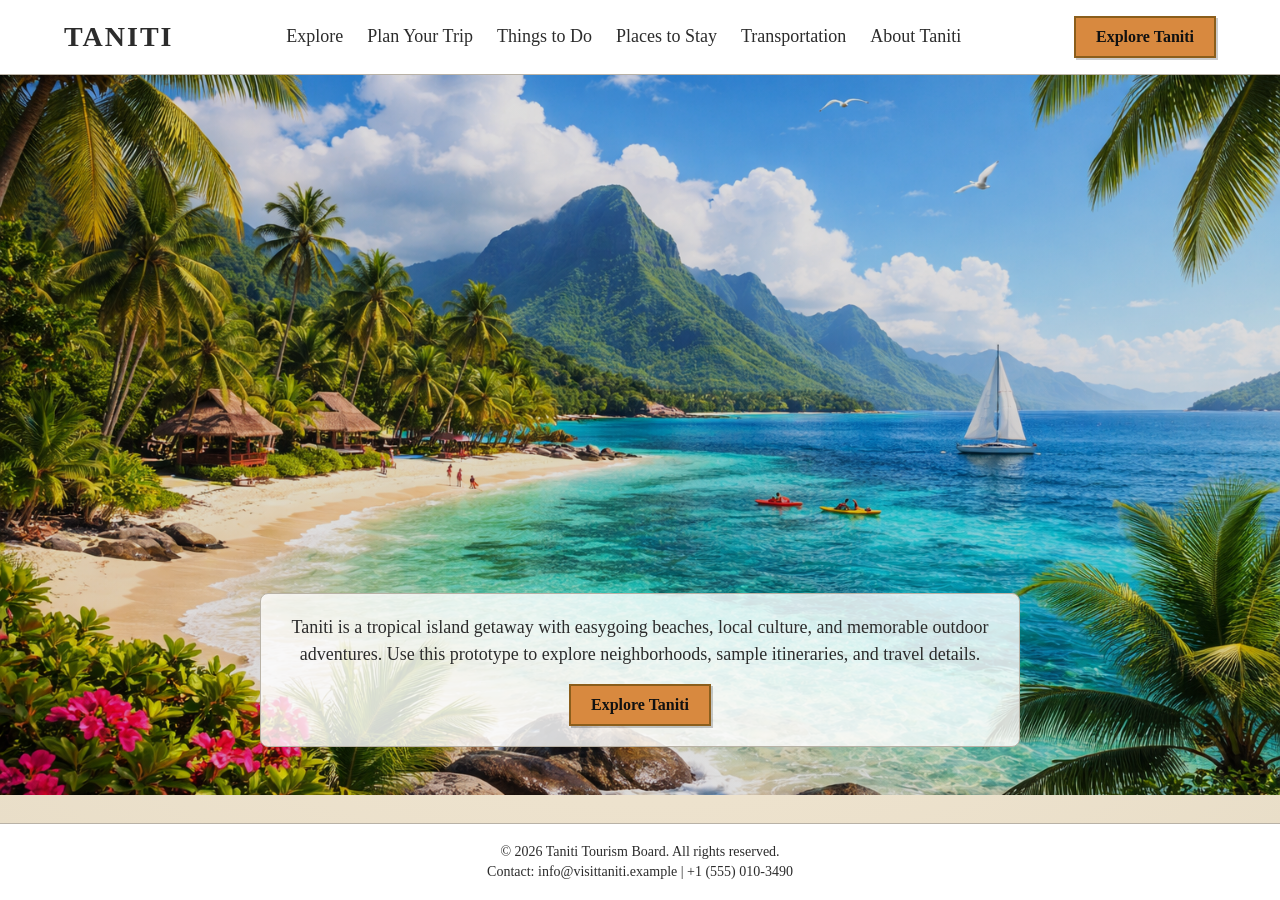
<file: index.html>
<!DOCTYPE html>
<html lang="en">
  <head>
    <meta charset="UTF-8" />
    <meta name="viewport" content="width=device-width, initial-scale=1.0" />
    <title>Taniti | Home</title>
    <link rel="stylesheet" href="styles.css" />
  </head>
  <body>
    <div class="page">
      <header>
        <div class="navbar">
          <a class="logo" href="index.html">TANITI</a>
          <nav class="nav-links" aria-label="Primary">
            <a href="explore.html">Explore</a>
            <a href="plan.html">Plan Your Trip</a>
            <a href="things.html">Things to Do</a>
            <a href="stay.html">Places to Stay</a>
            <a href="transportation.html">Transportation</a>
            <a href="about.html">About Taniti</a>
          </nav>
          <a class="cta" href="explore.html">Explore Taniti</a>
        </div>
      </header>

      <main class="home-main">
        <section class="hero hero-home" aria-label="Hero">
          <div class="hero-placeholder" aria-hidden="true"></div>
          <div class="hero-overlay">
            <p class="hero-blurb">
              Taniti is a tropical island getaway with easygoing beaches, local
              culture, and memorable outdoor adventures. Use this prototype to
              explore neighborhoods, sample itineraries, and travel details.
            </p>
            <a class="cta hero-cta" href="explore.html">Explore Taniti</a>
          </div>
        </section>
      </main>

      <footer class="footer">
        <p>&copy; 2026 Taniti Tourism Board. All rights reserved.</p>
        <p>Contact: info@visittaniti.example | +1 (555) 010-3490</p>
      </footer>
    </div>
  </body>
</html>
</file>
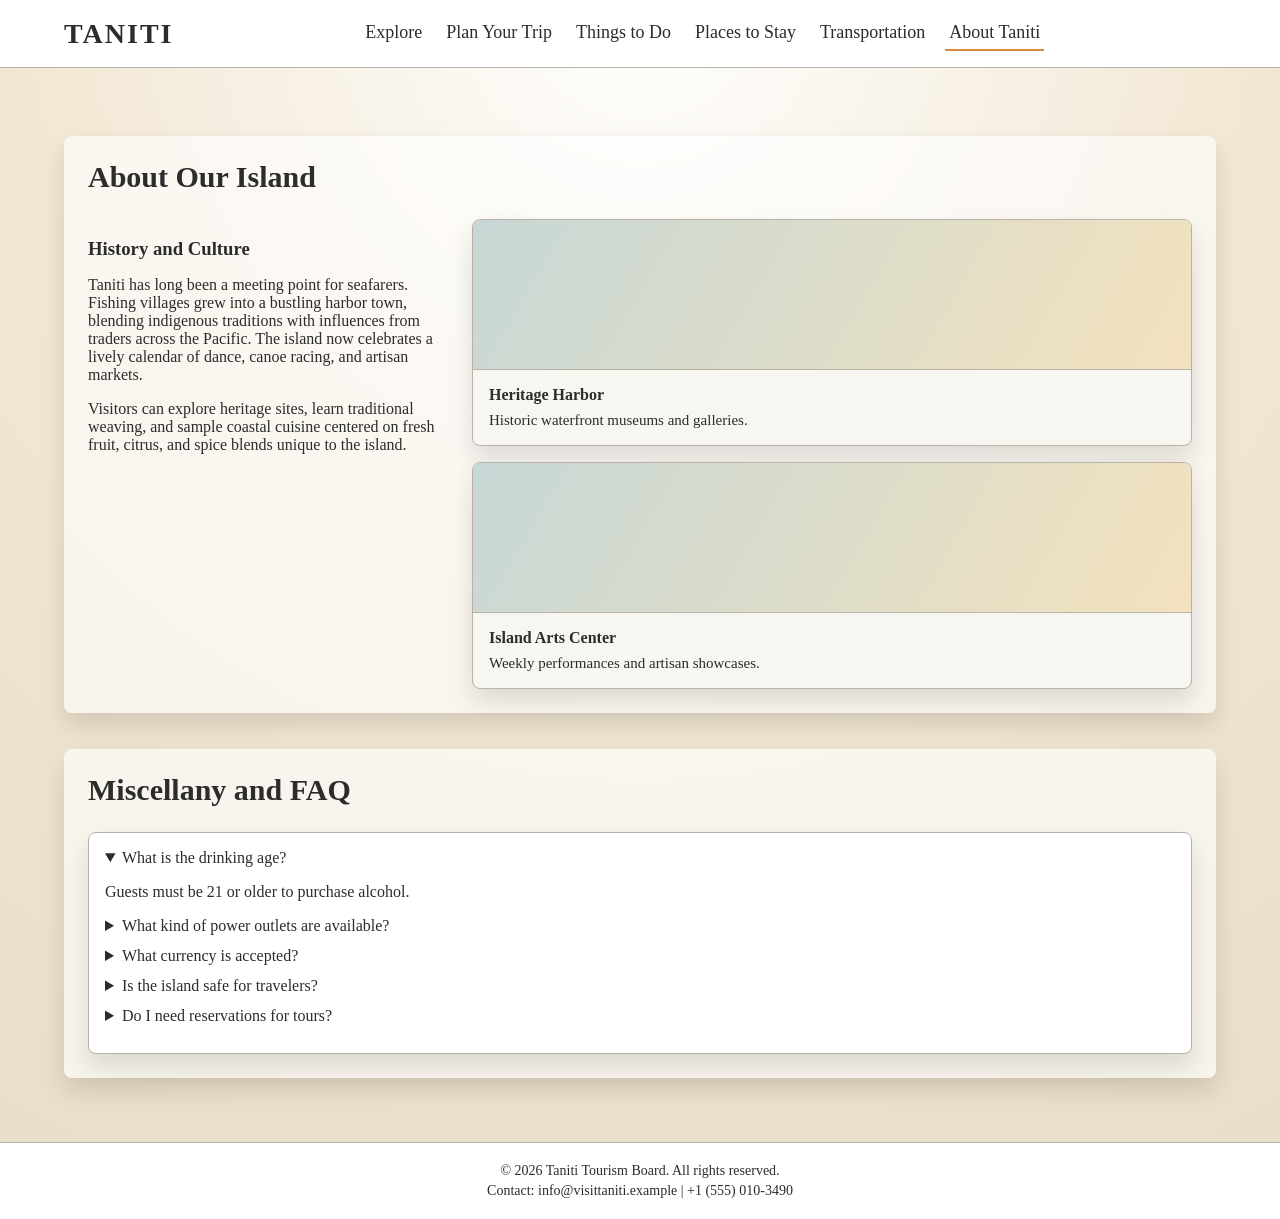
<file: about.html>
<!DOCTYPE html>
<html lang="en">
  <head>
    <meta charset="UTF-8" />
    <meta name="viewport" content="width=device-width, initial-scale=1.0" />
    <title>Taniti | About</title>
    <link rel="stylesheet" href="styles.css" />
  </head>
  <body>
    <div class="page">
      <header>
        <div class="navbar no-cta">
          <a class="logo" href="index.html">TANITI</a>
          <nav class="nav-links" aria-label="Primary">
            <a href="explore.html">Explore</a>
            <a href="plan.html">Plan Your Trip</a>
            <a href="things.html">Things to Do</a>
            <a href="stay.html">Places to Stay</a>
            <a href="transportation.html">Transportation</a>
            <a class="active" href="about.html">About Taniti</a>
          </nav>
        </div>
      </header>

      <main>
        <section class="section">
          <h2>About Our Island</h2>
          <div class="two-column">
            <div>
              <h3>History and Culture</h3>
              <p>
                Taniti has long been a meeting point for seafarers. Fishing
                villages grew into a bustling harbor town, blending indigenous
                traditions with influences from traders across the Pacific. The
                island now celebrates a lively calendar of dance, canoe racing,
                and artisan markets.
              </p>
              <p>
                Visitors can explore heritage sites, learn traditional weaving,
                and sample coastal cuisine centered on fresh fruit, citrus, and
                spice blends unique to the island.
              </p>
            </div>
            <div>
              <div class="card" style="margin-bottom: 16px;">
                <div class="image"></div>
                <div class="content">
                  <strong>Heritage Harbor</strong>
                  <p>Historic waterfront museums and galleries.</p>
                </div>
              </div>
              <div class="card">
                <div class="image"></div>
                <div class="content">
                  <strong>Island Arts Center</strong>
                  <p>Weekly performances and artisan showcases.</p>
                </div>
              </div>
            </div>
          </div>
        </section>

        <section class="section">
          <h2>Miscellany and FAQ</h2>
          <div class="faq">
            <details open>
              <summary>What is the drinking age?</summary>
              <p>Guests must be 21 or older to purchase alcohol.</p>
            </details>
            <details>
              <summary>What kind of power outlets are available?</summary>
              <p>Taniti uses standard 120V outlets (Type A and B).</p>
            </details>
            <details>
              <summary>What currency is accepted?</summary>
              <p>Taniti Dollars (TND) and major credit cards are widely used.</p>
            </details>
            <details>
              <summary>Is the island safe for travelers?</summary>
              <p>
                Yes. The island is walkable, and local guides are available for
                all excursions.
              </p>
            </details>
            <details>
              <summary>Do I need reservations for tours?</summary>
              <p>
                We recommend booking popular tours 2-4 weeks ahead, especially
                in June and December.
              </p>
            </details>
          </div>
        </section>
      </main>

      <footer class="footer">
        <p>&copy; 2026 Taniti Tourism Board. All rights reserved.</p>
        <p>Contact: info@visittaniti.example | +1 (555) 010-3490</p>
      </footer>
    </div>
  </body>
</html>
</file>
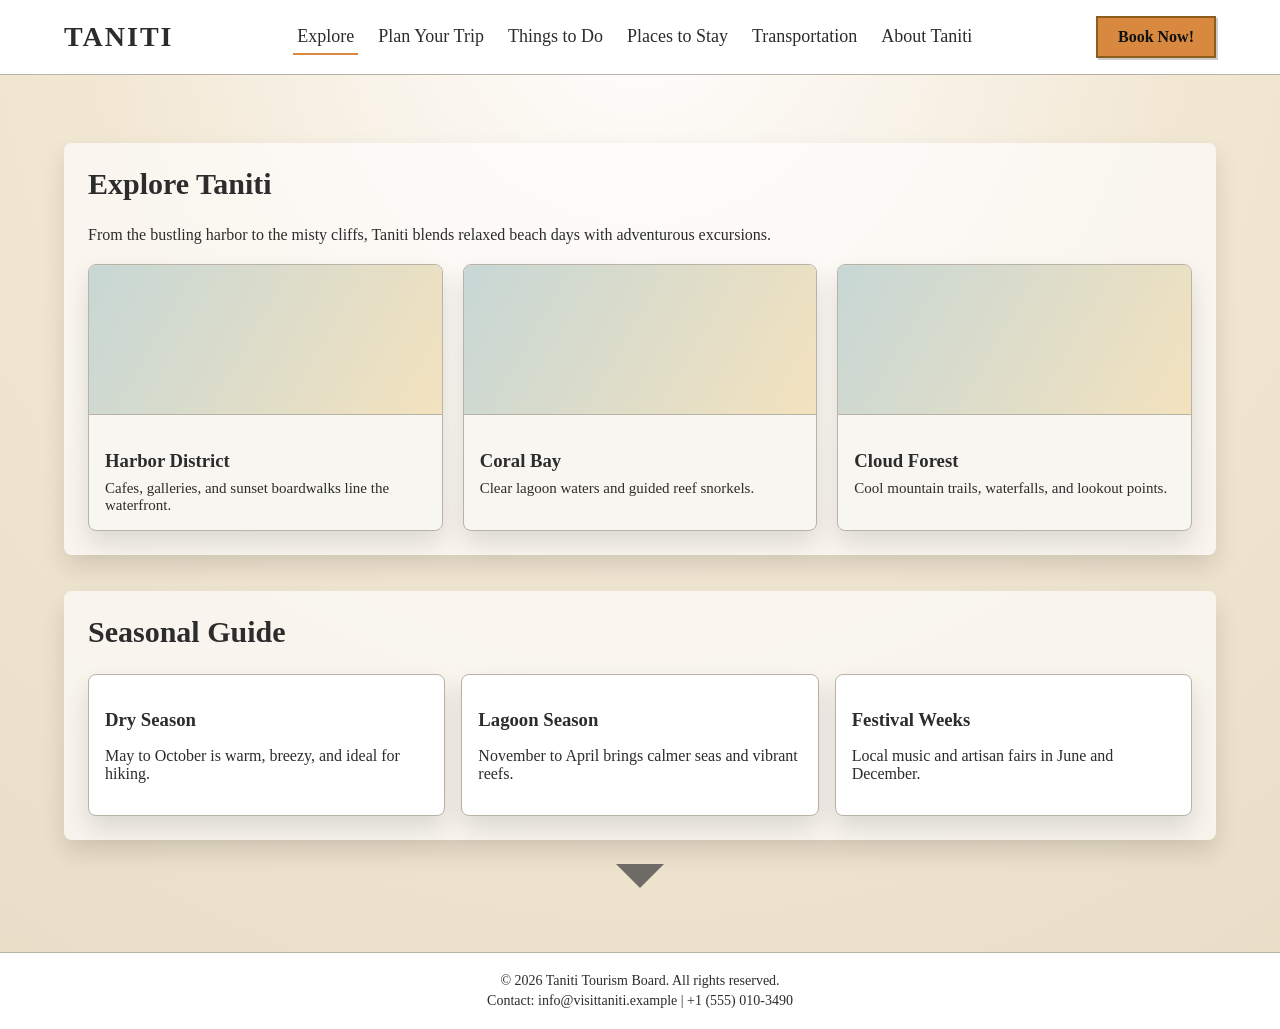
<file: explore.html>
<!DOCTYPE html>
<html lang="en">
  <head>
    <meta charset="UTF-8" />
    <meta name="viewport" content="width=device-width, initial-scale=1.0" />
    <title>Taniti | Explore</title>
    <link rel="stylesheet" href="styles.css" />
  </head>
  <body>
    <div class="page">
      <header>
        <div class="navbar">
          <a class="logo" href="index.html">TANITI</a>
          <nav class="nav-links" aria-label="Primary">
            <a class="active" href="explore.html">Explore</a>
            <a href="plan.html">Plan Your Trip</a>
            <a href="things.html">Things to Do</a>
            <a href="stay.html">Places to Stay</a>
            <a href="transportation.html">Transportation</a>
            <a href="about.html">About Taniti</a>
          </nav>
          <a class="cta" href="plan.html">Book Now!</a>
        </div>
      </header>

      <main>
        <section class="section">
          <h2>Explore Taniti</h2>
          <p>
            From the bustling harbor to the misty cliffs, Taniti blends relaxed
            beach days with adventurous excursions.
          </p>
          <div class="card-grid three-up">
            <article class="card">
              <div class="image"></div>
              <div class="content">
                <h3>Harbor District</h3>
                <p>
                  Cafes, galleries, and sunset boardwalks line the waterfront.
                </p>
              </div>
            </article>
            <article class="card">
              <div class="image"></div>
              <div class="content">
                <h3>Coral Bay</h3>
                <p>Clear lagoon waters and guided reef snorkels.</p>
              </div>
            </article>
            <article class="card">
              <div class="image"></div>
              <div class="content">
                <h3>Cloud Forest</h3>
                <p>Cool mountain trails, waterfalls, and lookout points.</p>
              </div>
            </article>
          </div>
        </section>

        <section class="section">
          <h2>Seasonal Guide</h2>
          <div class="info-block">
            <div class="info-card">
              <h3>Dry Season</h3>
              <p>May to October is warm, breezy, and ideal for hiking.</p>
            </div>
            <div class="info-card">
              <h3>Lagoon Season</h3>
              <p>November to April brings calmer seas and vibrant reefs.</p>
            </div>
            <div class="info-card">
              <h3>Festival Weeks</h3>
              <p>Local music and artisan fairs in June and December.</p>
            </div>
          </div>
        </section>

        <div class="scroll-indicator" aria-hidden="true"></div>
      </main>

      <footer class="footer">
        <p>&copy; 2026 Taniti Tourism Board. All rights reserved.</p>
        <p>Contact: info@visittaniti.example | +1 (555) 010-3490</p>
      </footer>
    </div>
  </body>
</html>
</file>
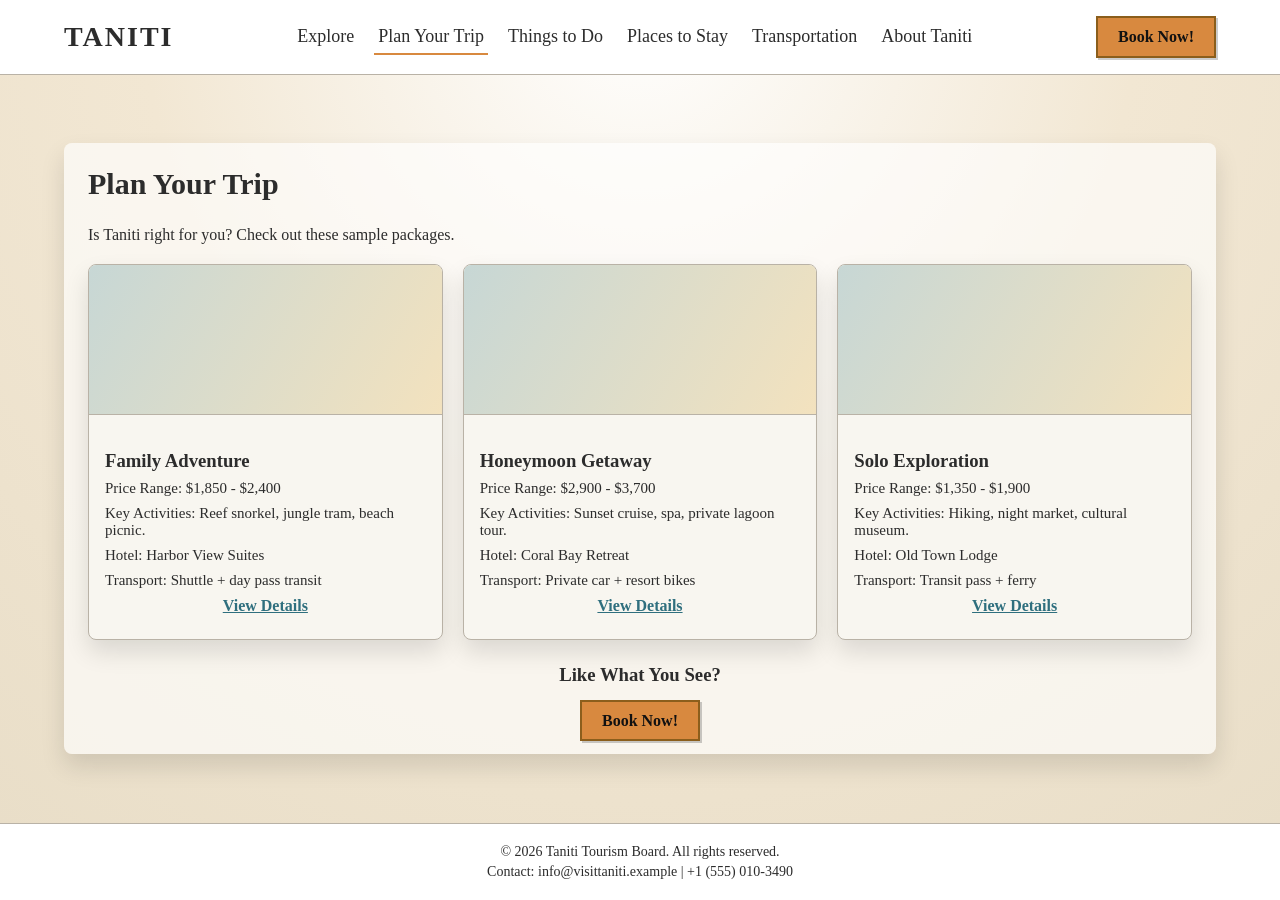
<file: plan.html>
<!DOCTYPE html>
<html lang="en">
  <head>
    <meta charset="UTF-8" />
    <meta name="viewport" content="width=device-width, initial-scale=1.0" />
    <title>Taniti | Plan Your Trip</title>
    <link rel="stylesheet" href="styles.css" />
  </head>
  <body>
    <div class="page">
      <header>
        <div class="navbar">
          <a class="logo" href="index.html">TANITI</a>
          <nav class="nav-links" aria-label="Primary">
            <a href="explore.html">Explore</a>
            <a class="active" href="plan.html">Plan Your Trip</a>
            <a href="things.html">Things to Do</a>
            <a href="stay.html">Places to Stay</a>
            <a href="transportation.html">Transportation</a>
            <a href="about.html">About Taniti</a>
          </nav>
          <a class="cta" href="plan.html">Book Now!</a>
        </div>
      </header>

      <main>
        <section class="section">
          <h2>Plan Your Trip</h2>
          <p>Is Taniti right for you? Check out these sample packages.</p>

          <div class="card-grid three-up">
            <article class="card">
              <a href="trip-details.html" aria-label="View Family Adventure trip details">
                <div class="image"></div>
              </a>
              <div class="content">
                <h3>Family Adventure</h3>
                <p>Price Range: $1,850 - $2,400</p>
                <p>Key Activities: Reef snorkel, jungle tram, beach picnic.</p>
                <p>Hotel: Harbor View Suites</p>
                <p>Transport: Shuttle + day pass transit</p>
                <p><div style="text-align: center;"><a class="text-link" href="trip-details.html">View Details</a></p></div>
              </div>
            </article>
            <article class="card">
              <a href="trip-details.html" aria-label="View Honeymoon Getaway trip details">
                <div class="image"></div>
              </a>
              <div class="content">
                <h3>Honeymoon Getaway</h3>
                <p>Price Range: $2,900 - $3,700</p>
                <p>Key Activities: Sunset cruise, spa, private lagoon tour.</p>
                <p>Hotel: Coral Bay Retreat</p>
                <p>Transport: Private car + resort bikes</p>
                <p><div style="text-align: center;"><a class="text-link" href="trip-details.html">View Details</a></p></div>
              </div>
            </article>
            <article class="card">
              <a href="trip-details.html" aria-label="View Solo Exploration trip details">
                <div class="image"></div>
              </a>
              <div class="content">
                <h3>Solo Exploration</h3>
                <p>Price Range: $1,350 - $1,900</p>
                <p>Key Activities: Hiking, night market, cultural museum.</p>
                <p>Hotel: Old Town Lodge</p>
                <p>Transport: Transit pass + ferry</p>
                <p><div style="text-align: center;"><a class="text-link" href="trip-details.html">View Details</a></p></div>
              </div>
            </article>
          </div>

          <div style="text-align: center; margin-top: 24px;">
            <h3>Like What You See?</h3>
            <br>
            <a class="cta" href="stay.html">Book Now!</a>
          </div>
        </section>
      </main>

      <footer class="footer">
        <p>&copy; 2026 Taniti Tourism Board. All rights reserved.</p>
        <p>Contact: info@visittaniti.example | +1 (555) 010-3490</p>
      </footer>
    </div>
  </body>
</html>
</file>
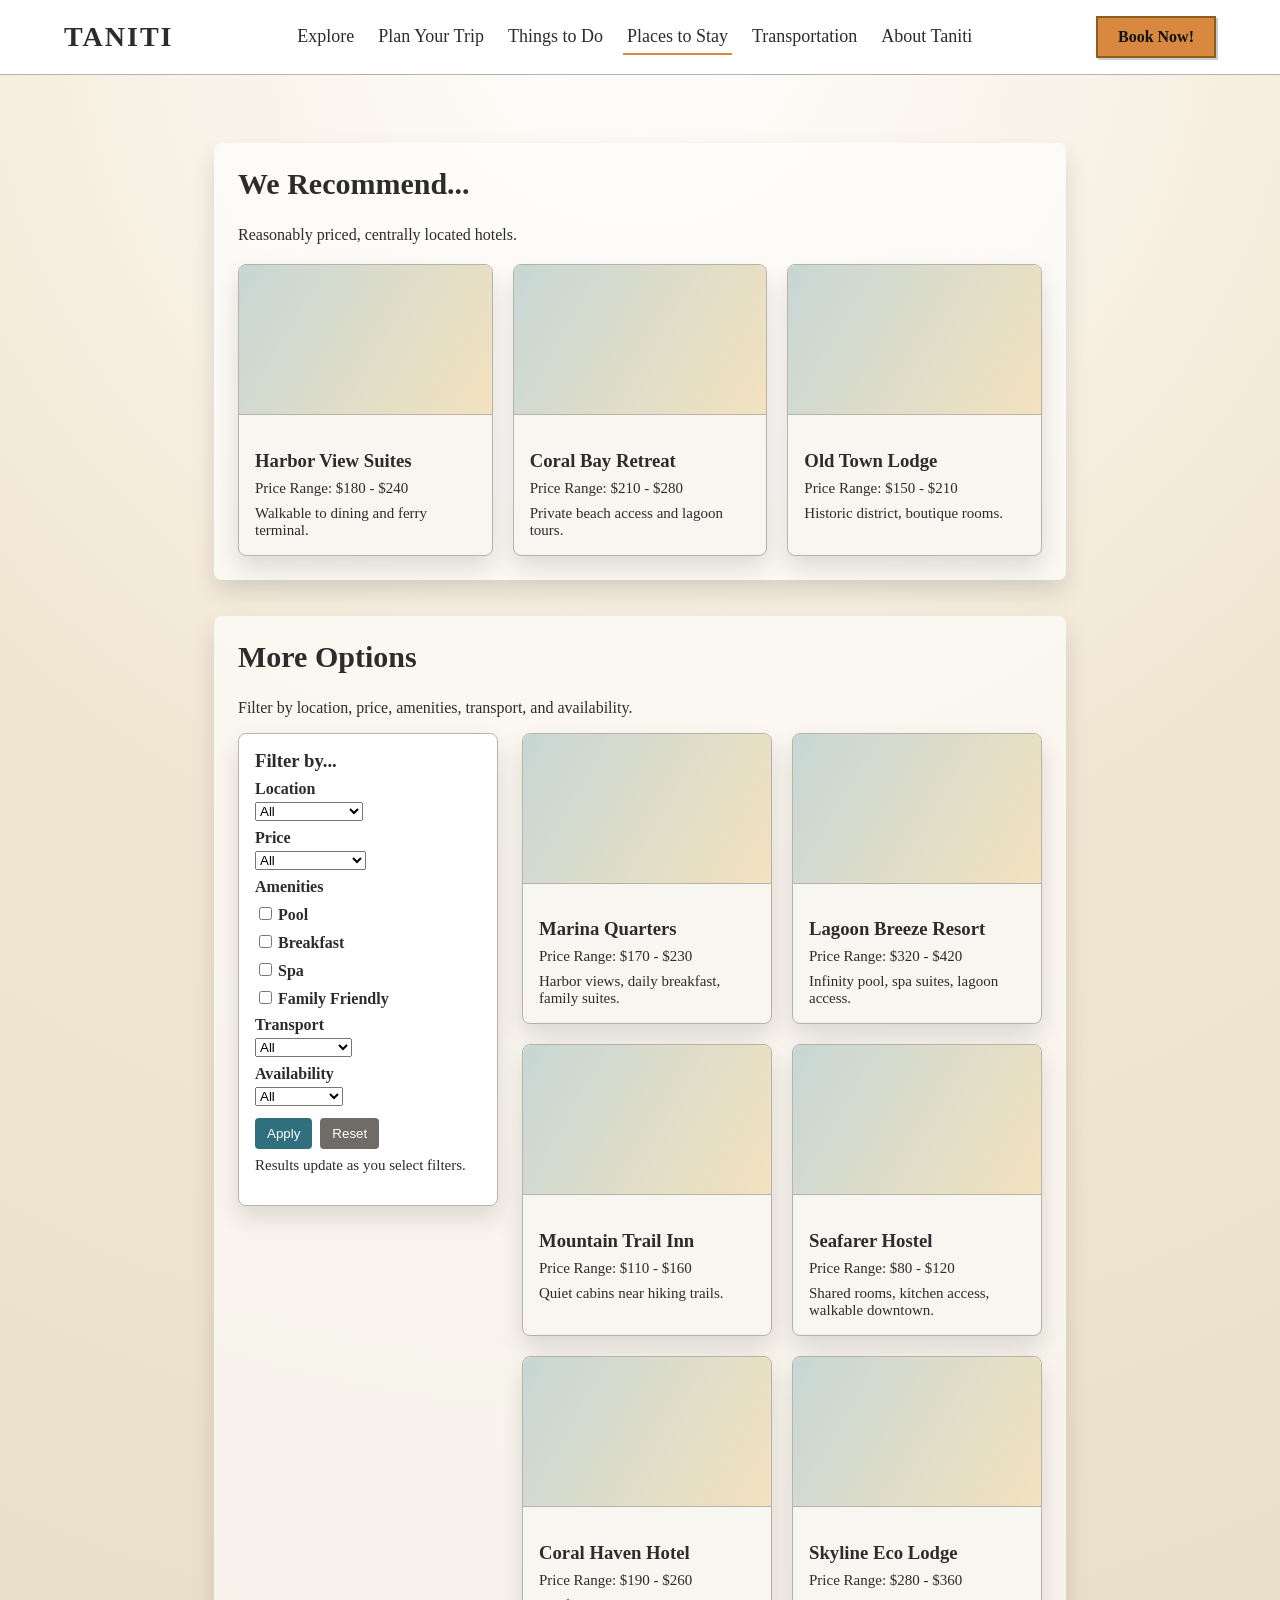
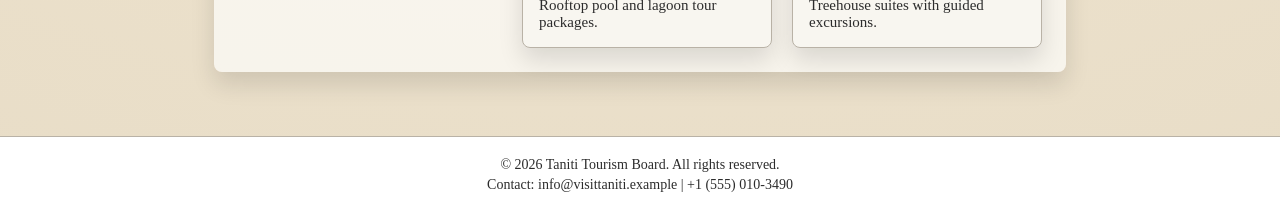
<file: stay.html>
<!DOCTYPE html>
<html lang="en">
  <head>
    <meta charset="UTF-8" />
    <meta name="viewport" content="width=device-width, initial-scale=1.0" />
    <title>Taniti | Places to Stay</title>
    <link rel="stylesheet" href="styles.css" />
  </head>
  <body>
    <div class="page">
      <header>
        <div class="navbar">
          <a class="logo" href="index.html">TANITI</a>
          <nav class="nav-links" aria-label="Primary">
            <a href="explore.html">Explore</a>
            <a href="plan.html">Plan Your Trip</a>
            <a href="things.html">Things to Do</a>
            <a class="active" href="stay.html">Places to Stay</a>
            <a href="transportation.html">Transportation</a>
            <a href="about.html">About Taniti</a>
          </nav>
          <a class="cta" href="plan.html">Book Now!</a>
        </div>
      </header>

      <main>
        <section class="section">
          <h2>We Recommend...</h2>
          <p>Reasonably priced, centrally located hotels.</p>
          <div class="card-grid">
            <article class="card">
              <div class="image"></div>
              <div class="content">
                <h3>Harbor View Suites</h3>
                <p>Price Range: $180 - $240</p>
                <p class="notice">Walkable to dining and ferry terminal.</p>
              </div>
            </article>
            <article class="card">
              <div class="image"></div>
              <div class="content">
                <h3>Coral Bay Retreat</h3>
                <p>Price Range: $210 - $280</p>
                <p class="notice">Private beach access and lagoon tours.</p>
              </div>
            </article>
            <article class="card">
              <div class="image"></div>
              <div class="content">
                <h3>Old Town Lodge</h3>
                <p>Price Range: $150 - $210</p>
                <p class="notice">Historic district, boutique rooms.</p>
              </div>
            </article>
          </div>
        </section>

        <section class="section">
          <h2>More Options</h2>
          <p>Filter by location, price, amenities, transport, and availability.</p>

          <div class="two-column">
            <form class="filter-panel" data-filter-form>
              <h3>Filter by...</h3>

              <label for="location">Location</label>
              <select id="location" name="location">
                <option value="all">All</option>
                <option value="harbor">Harbor District</option>
                <option value="lagoon">Coral Bay</option>
                <option value="forest">Cloud Forest</option>
              </select>

              <label for="price">Price</label>
              <select id="price" name="price">
                <option value="all">All</option>
                <option value="budget">Budget ($)</option>
                <option value="mid">Mid ($$)</option>
                <option value="premium">Premium ($$$)</option>
              </select>

              <label>Amenities</label>
              <div>
                <label>
                  <input type="checkbox" name="amenities" value="pool" />Pool
                </label>
              </div>
              <div>
                <label>
                  <input type="checkbox" name="amenities" value="breakfast" />Breakfast
                </label>
              </div>
              <div>
                <label>
                  <input type="checkbox" name="amenities" value="spa" />Spa
                </label>
              </div>
              <div>
                <label>
                  <input type="checkbox" name="amenities" value="family" />Family Friendly
                </label>
              </div>

              <label for="transport">Transport</label>
              <select id="transport" name="transport">
                <option value="all">All</option>
                <option value="shuttle">Shuttle</option>
                <option value="parking">Parking</option>
                <option value="bike">Bike Rentals</option>
              </select>

              <label for="availability">Availability</label>
              <select id="availability" name="availability">
                <option value="all">All</option>
                <option value="year">Year-round</option>
                <option value="seasonal">Seasonal</option>
                <option value="limited">Limited</option>
              </select>

              <div class="button-row">
                <button class="button" type="button" data-apply>Apply</button>
                <button class="button secondary" data-reset>Reset</button>
              </div>
              <p class="notice">Results update as you select filters.</p>
            </form>

            <div>
              <div class="hotel-grid">
                <article
                  class="card"
                  data-hotel-card
                  data-location="harbor"
                  data-price="mid"
                  data-amenities="breakfast,family"
                  data-transport="shuttle,parking"
                  data-availability="year"
                >
                  <div class="image"></div>
                  <div class="content">
                    <h3>Marina Quarters</h3>
                    <p>Price Range: $170 - $230</p>
                    <p>Harbor views, daily breakfast, family suites.</p>
                  </div>
                </article>

                <article
                  class="card"
                  data-hotel-card
                  data-location="lagoon"
                  data-price="premium"
                  data-amenities="pool,spa"
                  data-transport="shuttle"
                  data-availability="seasonal"
                >
                  <div class="image"></div>
                  <div class="content">
                    <h3>Lagoon Breeze Resort</h3>
                    <p>Price Range: $320 - $420</p>
                    <p>Infinity pool, spa suites, lagoon access.</p>
                  </div>
                </article>

                <article
                  class="card"
                  data-hotel-card
                  data-location="forest"
                  data-price="budget"
                  data-amenities="breakfast"
                  data-transport="parking,bike"
                  data-availability="year"
                >
                  <div class="image"></div>
                  <div class="content">
                    <h3>Mountain Trail Inn</h3>
                    <p>Price Range: $110 - $160</p>
                    <p>Quiet cabins near hiking trails.</p>
                  </div>
                </article>

                <article
                  class="card"
                  data-hotel-card
                  data-location="harbor"
                  data-price="budget"
                  data-amenities="family"
                  data-transport="parking"
                  data-availability="limited"
                >
                  <div class="image"></div>
                  <div class="content">
                    <h3>Seafarer Hostel</h3>
                    <p>Price Range: $80 - $120</p>
                    <p>Shared rooms, kitchen access, walkable downtown.</p>
                  </div>
                </article>

                <article
                  class="card"
                  data-hotel-card
                  data-location="lagoon"
                  data-price="mid"
                  data-amenities="pool,breakfast"
                  data-transport="shuttle,bike"
                  data-availability="year"
                >
                  <div class="image"></div>
                  <div class="content">
                    <h3>Coral Haven Hotel</h3>
                    <p>Price Range: $190 - $260</p>
                    <p>Rooftop pool and lagoon tour packages.</p>
                  </div>
                </article>

                <article
                  class="card"
                  data-hotel-card
                  data-location="forest"
                  data-price="premium"
                  data-amenities="spa,family"
                  data-transport="shuttle"
                  data-availability="seasonal"
                >
                  <div class="image"></div>
                  <div class="content">
                    <h3>Skyline Eco Lodge</h3>
                    <p>Price Range: $280 - $360</p>
                    <p>Treehouse suites with guided excursions.</p>
                  </div>
                </article>
              </div>
            </div>
          </div>
        </section>

      </main>

      <footer class="footer">
        <p>&copy; 2026 Taniti Tourism Board. All rights reserved.</p>
        <p>Contact: info@visittaniti.example | +1 (555) 010-3490</p>
      </footer>
    </div>

    <script src="script.js"></script>
  </body>
</html>
</file>
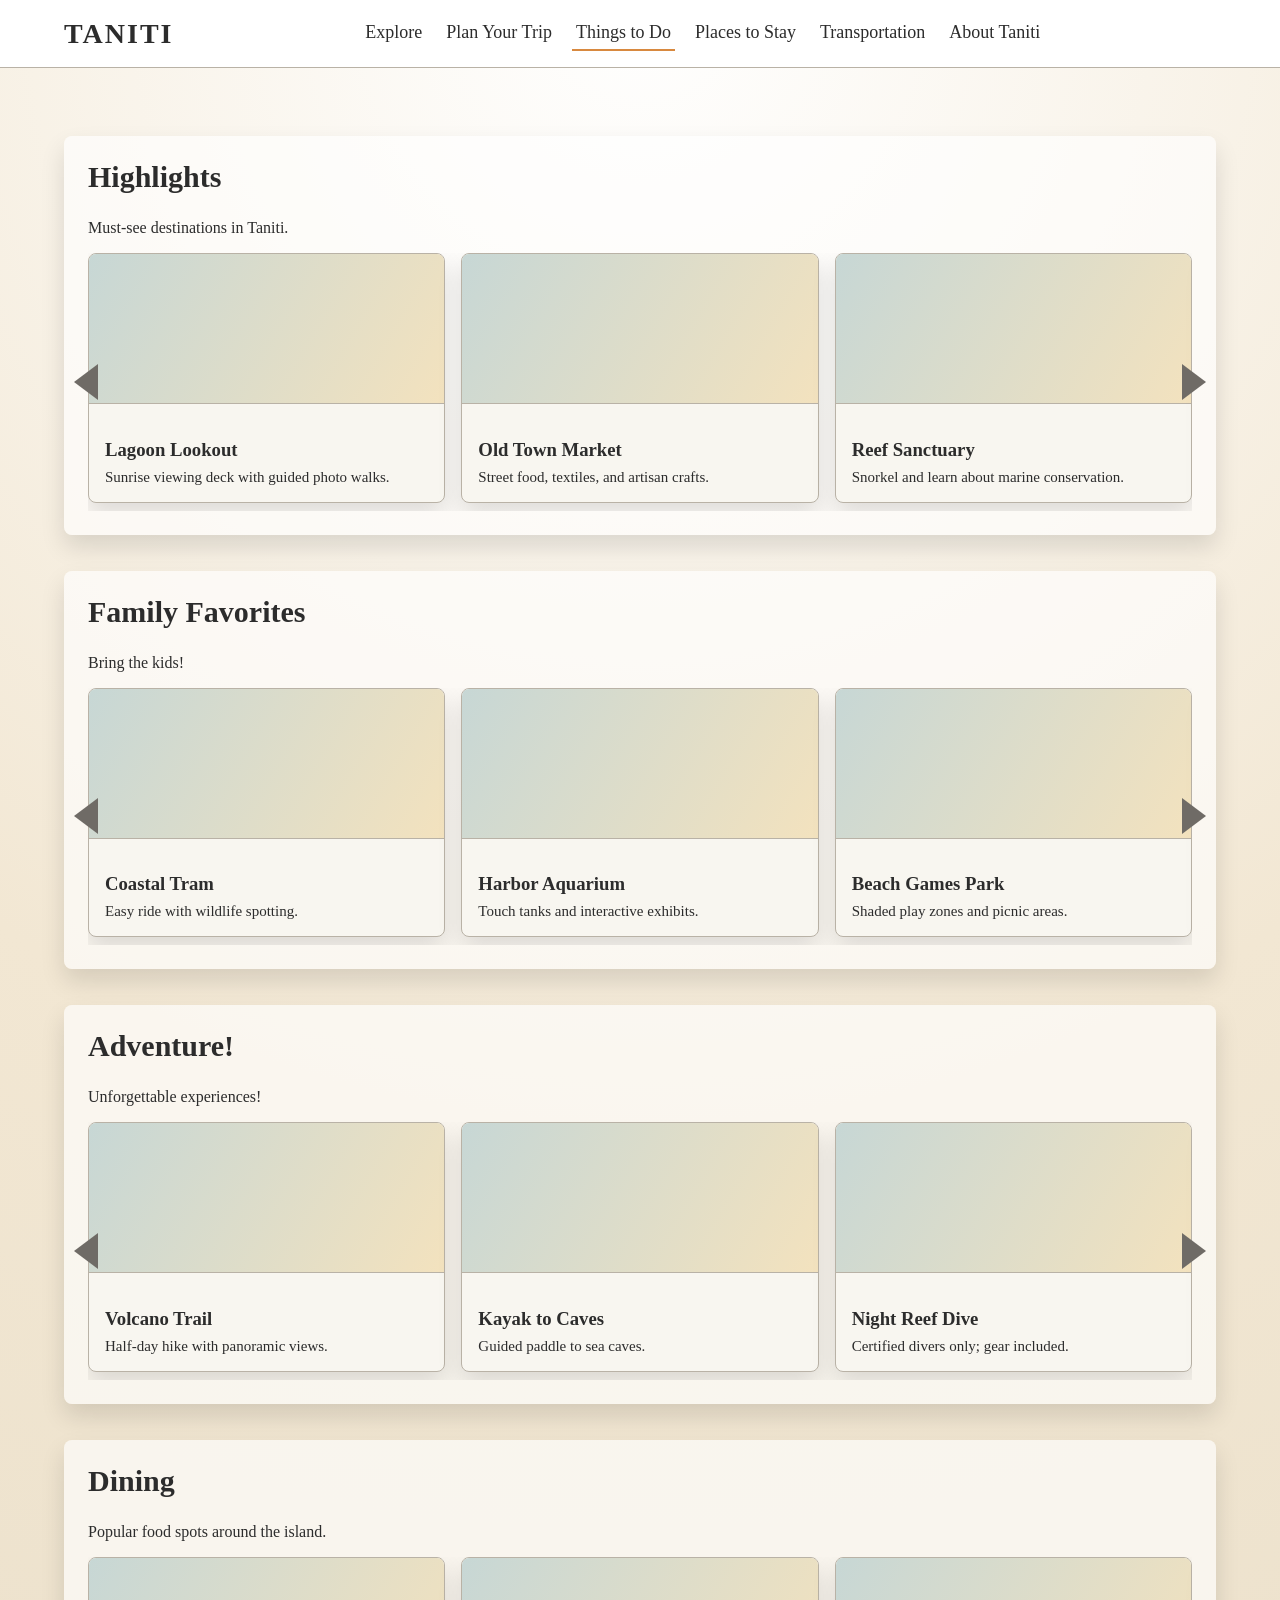
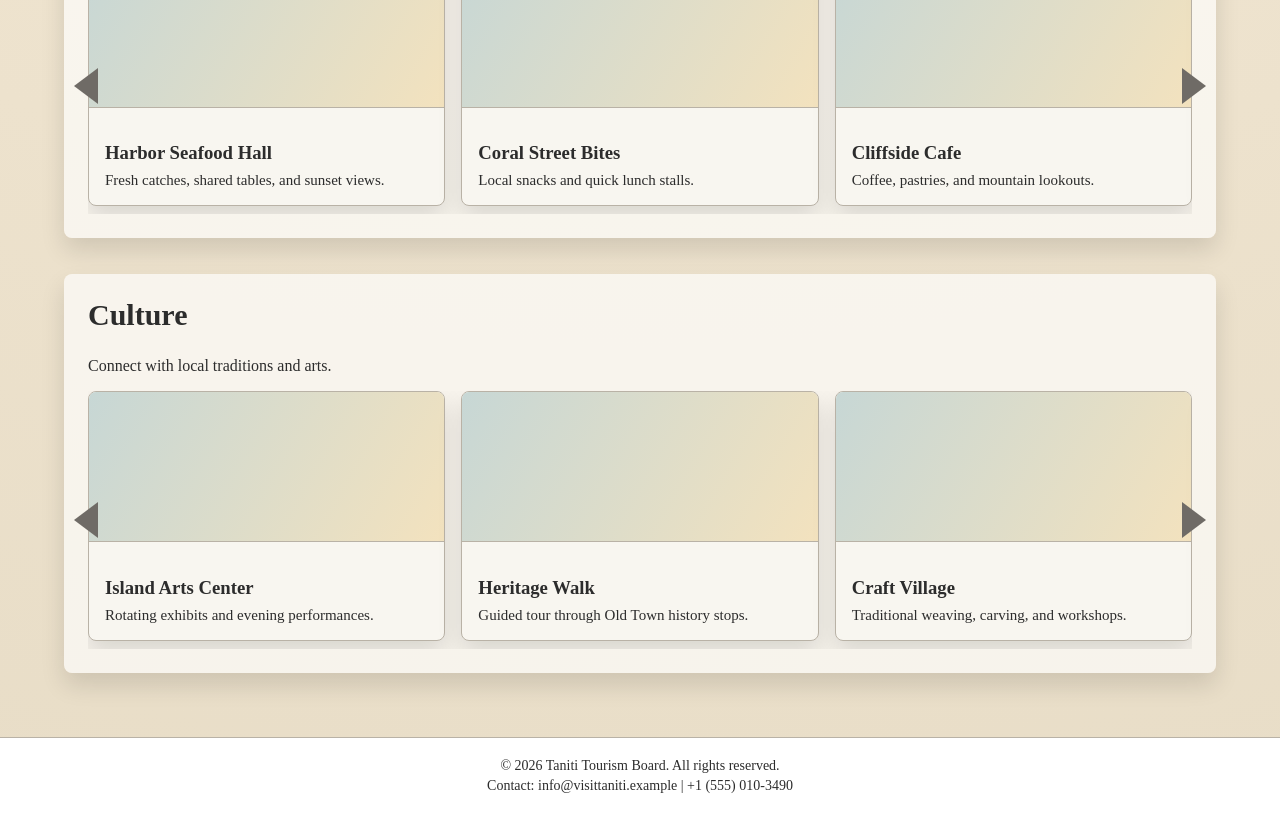
<file: things.html>
<!DOCTYPE html>
<html lang="en">
  <head>
    <meta charset="UTF-8" />
    <meta name="viewport" content="width=device-width, initial-scale=1.0" />
    <title>Taniti | Things to Do</title>
    <link rel="stylesheet" href="styles.css" />
  </head>
  <body>
    <div class="page">
      <header>
        <div class="navbar no-cta">
          <a class="logo" href="index.html">TANITI</a>
          <nav class="nav-links" aria-label="Primary">
            <a href="explore.html">Explore</a>
            <a href="plan.html">Plan Your Trip</a>
            <a class="active" href="things.html">Things to Do</a>
            <a href="stay.html">Places to Stay</a>
            <a href="transportation.html">Transportation</a>
            <a href="about.html">About Taniti</a>
          </nav>
        </div>
      </header>

      <main>
        <section class="section">
          <h2>Highlights</h2>
          <p>Must-see destinations in Taniti.</p>
          <div class="carousel-wrap">
            <div class="scroll-btn left" aria-hidden="true"></div>
            <div class="scroll-btn right" aria-hidden="true"></div>
            <div class="carousel" aria-label="Highlights carousel">
              <article class="card">
                <div class="image"></div>
                <div class="content">
                  <h3>Lagoon Lookout</h3>
                  <p>Sunrise viewing deck with guided photo walks.</p>
                </div>
              </article>
              <article class="card">
                <div class="image"></div>
                <div class="content">
                  <h3>Old Town Market</h3>
                  <p>Street food, textiles, and artisan crafts.</p>
                </div>
              </article>
              <article class="card">
                <div class="image"></div>
                <div class="content">
                  <h3>Reef Sanctuary</h3>
                  <p>Snorkel and learn about marine conservation.</p>
                </div>
              </article>
              <article class="card">
                <div class="image"></div>
                <div class="content">
                  <h3>Sunset Point</h3>
                  <p>A scenic overlook for evening views and photos.</p>
                </div>
              </article>
            </div>
          </div>
        </section>

        <section class="section">
          <h2>Family Favorites</h2>
          <p>Bring the kids!</p>
          <div class="carousel-wrap">
            <div class="scroll-btn left" aria-hidden="true"></div>
            <div class="scroll-btn right" aria-hidden="true"></div>
            <div class="carousel" aria-label="Family favorites carousel">
              <article class="card">
                <div class="image"></div>
                <div class="content">
                  <h3>Coastal Tram</h3>
                  <p>Easy ride with wildlife spotting.</p>
                </div>
              </article>
              <article class="card">
                <div class="image"></div>
                <div class="content">
                  <h3>Harbor Aquarium</h3>
                  <p>Touch tanks and interactive exhibits.</p>
                </div>
              </article>
              <article class="card">
                <div class="image"></div>
                <div class="content">
                  <h3>Beach Games Park</h3>
                  <p>Shaded play zones and picnic areas.</p>
                </div>
              </article>
              <article class="card">
                <div class="image"></div>
                <div class="content">
                  <h3>Mini Discovery Trail</h3>
                  <p>Short nature walk with kid-friendly guide markers.</p>
                </div>
              </article>
            </div>
          </div>
        </section>

        <section class="section">
          <h2>Adventure!</h2>
          <p>Unforgettable experiences!</p>
          <div class="carousel-wrap">
            <div class="scroll-btn left" aria-hidden="true"></div>
            <div class="scroll-btn right" aria-hidden="true"></div>
            <div class="carousel" aria-label="Adventure carousel">
              <article class="card">
                <div class="image"></div>
                <div class="content">
                  <h3>Volcano Trail</h3>
                  <p>Half-day hike with panoramic views.</p>
                </div>
              </article>
              <article class="card">
                <div class="image"></div>
                <div class="content">
                  <h3>Kayak to Caves</h3>
                  <p>Guided paddle to sea caves.</p>
                </div>
              </article>
              <article class="card">
                <div class="image"></div>
                <div class="content">
                  <h3>Night Reef Dive</h3>
                  <p>Certified divers only; gear included.</p>
                </div>
              </article>
              <article class="card">
                <div class="image"></div>
                <div class="content">
                  <h3>Ridgeline Climb</h3>
                  <p>Guided morning ascent with panoramic island views.</p>
                </div>
              </article>
            </div>
          </div>
        </section>

        <section class="section">
          <h2>Dining</h2>
          <p>Popular food spots around the island.</p>
          <div class="carousel-wrap">
            <div class="scroll-btn left" aria-hidden="true"></div>
            <div class="scroll-btn right" aria-hidden="true"></div>
            <div class="carousel" aria-label="Dining carousel">
              <article class="card">
                <div class="image"></div>
                <div class="content">
                  <h3>Harbor Seafood Hall</h3>
                  <p>Fresh catches, shared tables, and sunset views.</p>
                </div>
              </article>
              <article class="card">
                <div class="image"></div>
                <div class="content">
                  <h3>Coral Street Bites</h3>
                  <p>Local snacks and quick lunch stalls.</p>
                </div>
              </article>
              <article class="card">
                <div class="image"></div>
                <div class="content">
                  <h3>Cliffside Cafe</h3>
                  <p>Coffee, pastries, and mountain lookouts.</p>
                </div>
              </article>
              <article class="card">
                <div class="image"></div>
                <div class="content">
                  <h3>Old Town Grill</h3>
                  <p>Classic island plates and family-style dinners.</p>
                </div>
              </article>
            </div>
          </div>
        </section>

        <section class="section">
          <h2>Culture</h2>
          <p>Connect with local traditions and arts.</p>
          <div class="carousel-wrap">
            <div class="scroll-btn left" aria-hidden="true"></div>
            <div class="scroll-btn right" aria-hidden="true"></div>
            <div class="carousel" aria-label="Culture carousel">
              <article class="card">
                <div class="image"></div>
                <div class="content">
                  <h3>Island Arts Center</h3>
                  <p>Rotating exhibits and evening performances.</p>
                </div>
              </article>
              <article class="card">
                <div class="image"></div>
                <div class="content">
                  <h3>Heritage Walk</h3>
                  <p>Guided tour through Old Town history stops.</p>
                </div>
              </article>
              <article class="card">
                <div class="image"></div>
                <div class="content">
                  <h3>Craft Village</h3>
                  <p>Traditional weaving, carving, and workshops.</p>
                </div>
              </article>
              <article class="card">
                <div class="image"></div>
                <div class="content">
                  <h3>Music Courtyard</h3>
                  <p>Live local performances on select evenings.</p>
                </div>
              </article>
            </div>
          </div>
        </section>

      </main>

      <footer class="footer">
        <p>&copy; 2026 Taniti Tourism Board. All rights reserved.</p>
        <p>Contact: info@visittaniti.example | +1 (555) 010-3490</p>
      </footer>
    </div>

    <script src="script.js"></script>
  </body>
</html>
</file>
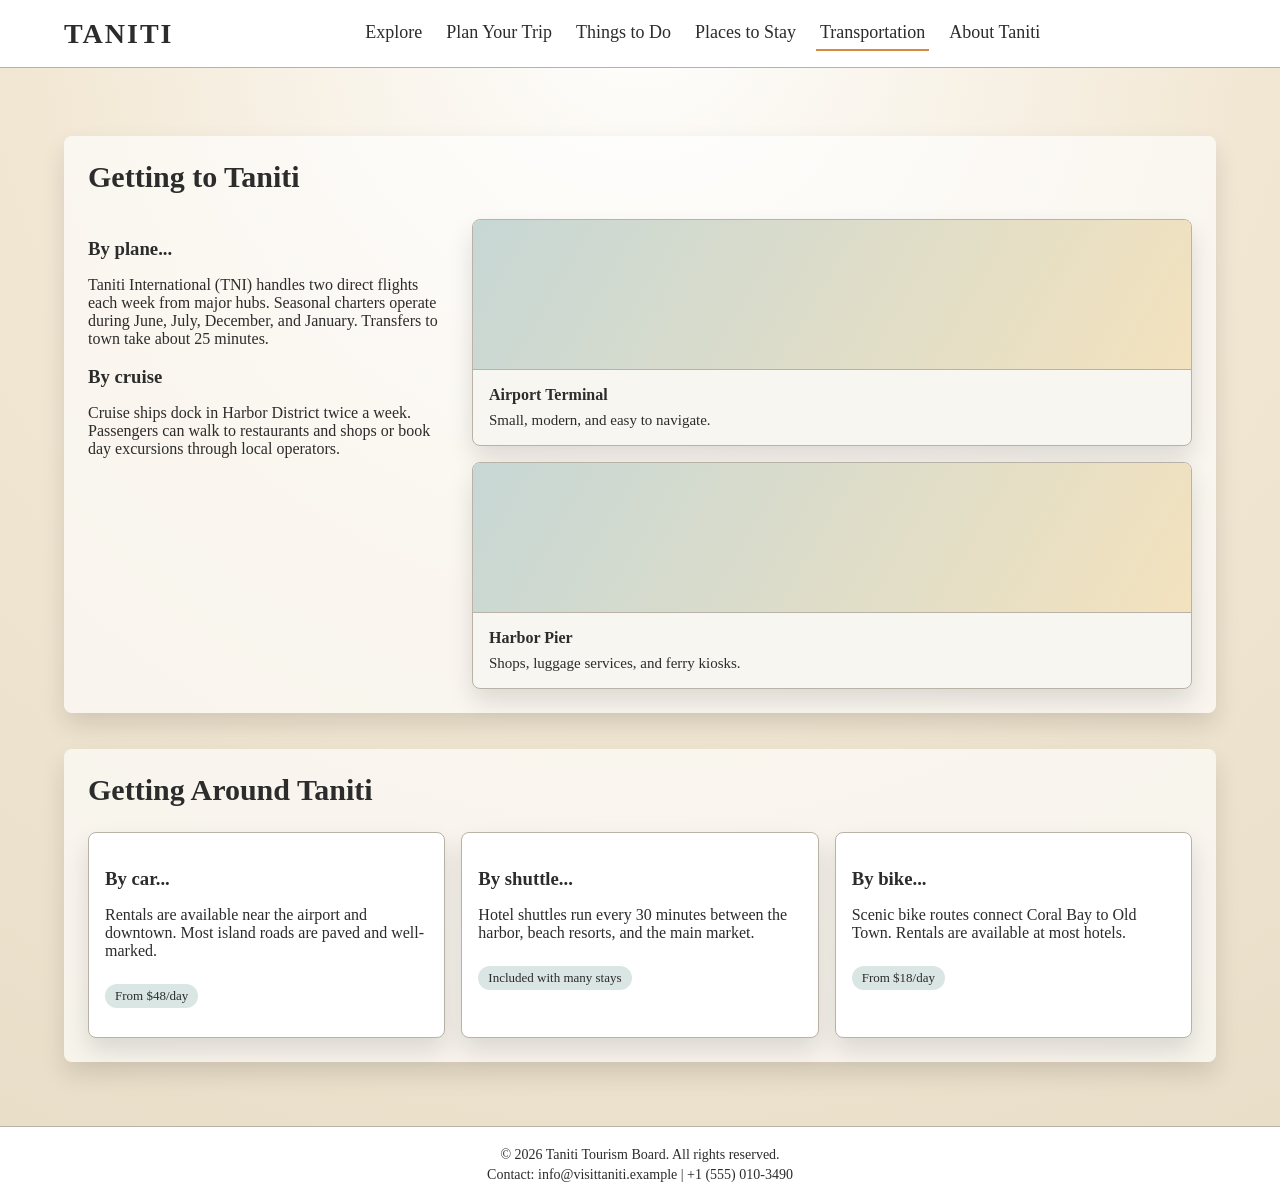
<file: transportation.html>
<!DOCTYPE html>
<html lang="en">
  <head>
    <meta charset="UTF-8" />
    <meta name="viewport" content="width=device-width, initial-scale=1.0" />
    <title>Taniti | Transportation</title>
    <link rel="stylesheet" href="styles.css" />
  </head>
  <body>
    <div class="page">
      <header>
        <div class="navbar no-cta">
          <a class="logo" href="index.html">TANITI</a>
          <nav class="nav-links" aria-label="Primary">
            <a href="explore.html">Explore</a>
            <a href="plan.html">Plan Your Trip</a>
            <a href="things.html">Things to Do</a>
            <a href="stay.html">Places to Stay</a>
            <a class="active" href="transportation.html">Transportation</a>
            <a href="about.html">About Taniti</a>
          </nav>
        </div>
      </header>

      <main>
        <section class="section">
          <h2>Getting to Taniti</h2>

          <div class="two-column">
            <div>
              <h3>By plane...</h3>
              <p>
                Taniti International (TNI) handles two direct flights each week
                from major hubs. Seasonal charters operate during June, July,
                December, and January. Transfers to town take about 25 minutes.
              </p>

              <h3>By cruise</h3>
              <p>
                Cruise ships dock in Harbor District twice a week. Passengers can
                walk to restaurants and shops or book day excursions through
                local operators.
              </p>
            </div>
            <div>
              <div class="card" style="margin-bottom: 16px;">
                <div class="image"></div>
                <div class="content">
                  <strong>Airport Terminal</strong>
                  <p>Small, modern, and easy to navigate.</p>
                </div>
              </div>
              <div class="card">
                <div class="image"></div>
                <div class="content">
                  <strong>Harbor Pier</strong>
                  <p>Shops, luggage services, and ferry kiosks.</p>
                </div>
              </div>
            </div>
          </div>
        </section>

        <section class="section">
          <h2>Getting Around Taniti</h2>
          <div class="info-block">
            <div class="info-card">
              <h3>By car...</h3>
              <p>
                Rentals are available near the airport and downtown. Most island
                roads are paved and well-marked.
              </p>
              <p class="badge">From $48/day</p>
            </div>
            <div class="info-card">
              <h3>By shuttle...</h3>
              <p>
                Hotel shuttles run every 30 minutes between the harbor, beach
                resorts, and the main market.
              </p>
              <p class="badge">Included with many stays</p>
            </div>
            <div class="info-card">
              <h3>By bike...</h3>
              <p>
                Scenic bike routes connect Coral Bay to Old Town. Rentals are
                available at most hotels.
              </p>
              <p class="badge">From $18/day</p>
            </div>
          </div>
        </section>

      </main>

      <footer class="footer">
        <p>&copy; 2026 Taniti Tourism Board. All rights reserved.</p>
        <p>Contact: info@visittaniti.example | +1 (555) 010-3490</p>
      </footer>
    </div>
  </body>
</html>
</file>
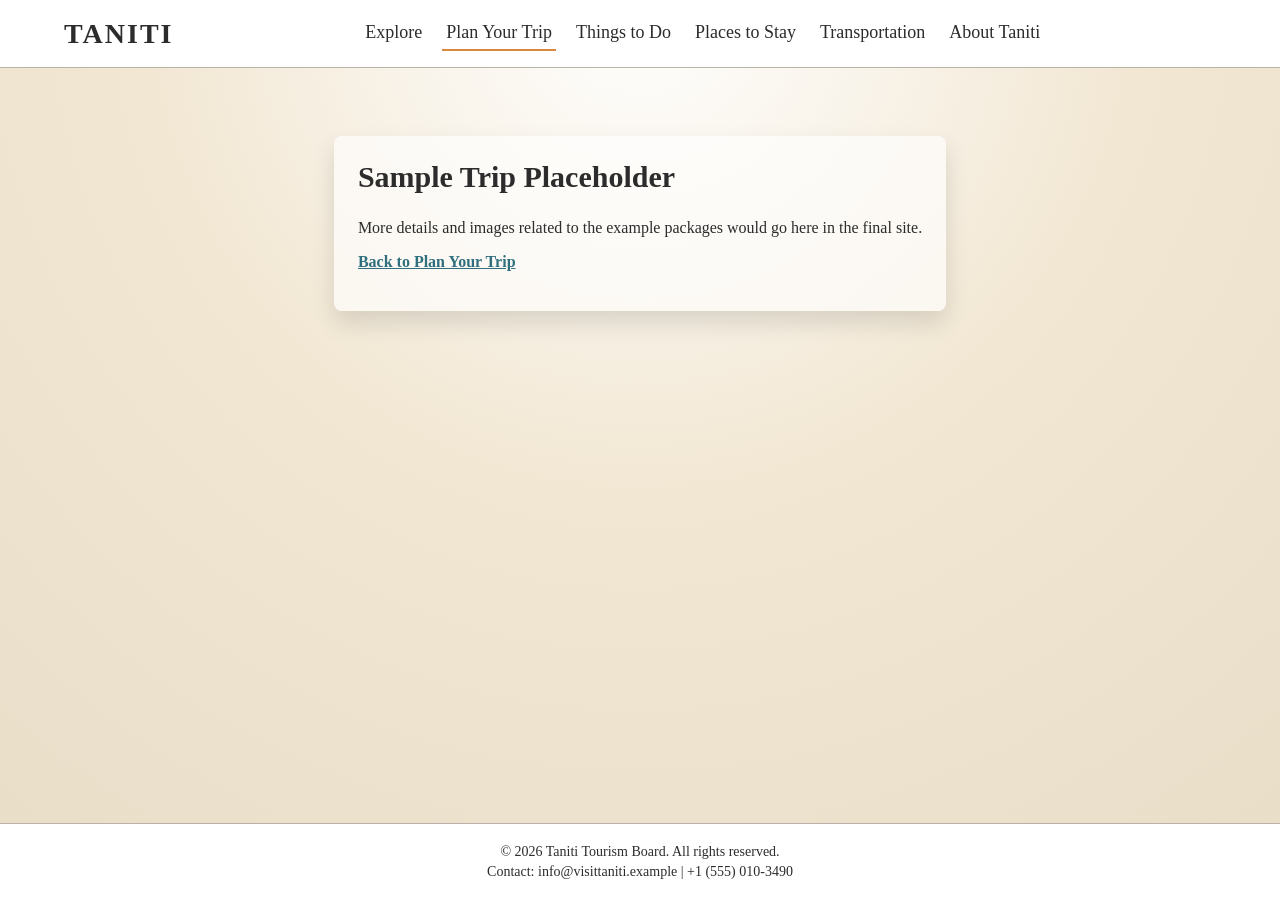
<file: trip-details.html>
<!DOCTYPE html>
<html lang="en">
  <head>
    <meta charset="UTF-8" />
    <meta name="viewport" content="width=device-width, initial-scale=1.0" />
    <title>Taniti | Trip Mockup</title>
    <link rel="stylesheet" href="styles.css" />
  </head>
  <body>
    <div class="page">
      <header>
        <div class="navbar no-cta">
          <a class="logo" href="index.html">TANITI</a>
          <nav class="nav-links" aria-label="Primary">
            <a href="explore.html">Explore</a>
            <a class="active" href="plan.html">Plan Your Trip</a>
            <a href="things.html">Things to Do</a>
            <a href="stay.html">Places to Stay</a>
            <a href="transportation.html">Transportation</a>
            <a href="about.html">About Taniti</a>
          </nav>
        </div>
      </header>

      <main>
        <section class="section">
          <h2>Sample Trip Placeholder</h2>
          <p>
            More details and images related to the example packages would go here in the final site.
          </p>
          <p><a class="text-link" href="plan.html">Back to Plan Your Trip</a></p>
        </section>
      </main>

      <footer class="footer">
        <p>&copy; 2026 Taniti Tourism Board. All rights reserved.</p>
        <p>Contact: info@visittaniti.example | +1 (555) 010-3490</p>
      </footer>
    </div>
  </body>
</html>
</file>
<file: styles.css>
:root {
  --sand: #f2e7d3;
  --surf: #d9e6e3;
  --sea: #2f6f7e;
  --reef: #d8893f;
  --charcoal: #1e1e1e;
  --ink: #2c2c2c;
  --card: #f8f6f0;
  --border: #b9b2a6;
  --shadow: 0 12px 24px rgba(0, 0, 0, 0.12);
}

* {
  box-sizing: border-box;
}

body {
  margin: 0;
  font-family: "Palatino Linotype", "Book Antiqua", Palatino, serif;
  color: var(--ink);
  background: radial-gradient(circle at top, #ffffff 0%, var(--sand) 45%, #e8ddc7 100%);
}

img {
  max-width: 100%;
  display: block;
}

a {
  color: inherit;
  text-decoration: none;
}

a:hover {
  color: var(--sea);
}

.page {
  min-height: 100vh;
  display: flex;
  flex-direction: column;
}

header {
  background: #ffffff;
  border-bottom: 1px solid var(--border);
  position: sticky;
  top: 0;
  z-index: 10;
}

.navbar {
  max-width: 1200px;
  margin: 0 auto;
  padding: 16px 24px;
  display: grid;
  grid-template-columns: auto 1fr auto;
  align-items: center;
  gap: 16px;
}

.navbar.no-cta {
  grid-template-columns: auto 1fr;
}

.logo {
  font-weight: 700;
  font-size: 28px;
  letter-spacing: 2px;
}

.nav-links {
  display: flex;
  flex-wrap: wrap;
  gap: 16px;
  justify-content: center;
  font-size: 18px;
}

.nav-links a {
  padding: 6px 4px;
  border-bottom: 2px solid transparent;
}

.nav-links a.active {
  border-color: var(--reef);
}

.cta {
  background: var(--reef);
  color: #111;
  font-weight: 700;
  padding: 10px 20px;
  border: 2px solid #8b5e1c;
  box-shadow: 2px 2px 0 rgba(0, 0, 0, 0.2);
}

main {
  max-width: 1200px;
  margin: 0 auto;
  padding: 32px 24px 64px;
  flex: 1;
}

.home-main {
  max-width: none;
  width: 100%;
  padding: 0;
}

.hero {
  position: relative;
  height: 420px;
  background: linear-gradient(135deg, rgba(47, 111, 126, 0.2), rgba(217, 137, 63, 0.3)),
    repeating-linear-gradient(45deg, rgba(255, 255, 255, 0.35), rgba(255, 255, 255, 0.35) 10px, rgba(255, 255, 255, 0.2) 10px, rgba(255, 255, 255, 0.2) 20px);
  border: 1px solid var(--border);
  box-shadow: var(--shadow);
  display: flex;
  align-items: flex-end;
  justify-content: center;
  padding: 24px;
  border-radius: 6px;
}

.hero-home {
  min-height: calc(100vh - 180px);
  height: auto;
  border: none;
  border-radius: 0;
  box-shadow: none;
  padding: 0;
  overflow: hidden;
}

.hero-placeholder {
  position: absolute;
  inset: 0;
  background-image: linear-gradient(rgba(0, 0, 0, 0.12), rgba(0, 0, 0, 0.12)), url("taniti_main.png");
  background-size: cover;
  background-position: center;
  background-repeat: no-repeat;
}

.hero-overlay {
  position: relative;
  z-index: 1;
  width: min(760px, calc(100% - 32px));
  margin: auto auto 48px;
  text-align: center;
  background: rgba(255, 255, 255, 0.82);
  border: 1px solid var(--border);
  border-radius: 8px;
  padding: 20px;
}

.hero-blurb {
  margin: 0 0 16px;
  font-size: 18px;
  line-height: 1.5;
}

.hero .hero-cta {
  display: inline-block;
}

.section {
  margin-top: 36px;
  background: rgba(255, 255, 255, 0.65);
  padding: 24px;
  border-radius: 8px;
  box-shadow: var(--shadow);
}

.section h2 {
  margin-top: 0;
  font-size: 30px;
}

.section h3 {
  margin-bottom: 8px;
}

.card-grid {
  display: grid;
  grid-template-columns: repeat(auto-fit, minmax(240px, 1fr));
  gap: 20px;
  margin-top: 20px;
}

.card-grid.three-up {
  grid-template-columns: repeat(3, minmax(0, 1fr));
}

.card {
  background: var(--card);
  border: 1px solid var(--border);
  border-radius: 8px;
  box-shadow: var(--shadow);
  overflow: hidden;
}

.card .image {
  height: 150px;
  background: linear-gradient(120deg, #c7d7d5, #f3e2be);
  border-bottom: 1px solid var(--border);
}

.card .content {
  padding: 16px;
}

.card .content p {
  margin: 8px 0 0;
  font-size: 15px;
}

.text-link {
  color: var(--sea);
  font-weight: 700;
  text-decoration: underline;
}

.badge {
  display: inline-block;
  padding: 4px 10px;
  background: var(--surf);
  border-radius: 999px;
  font-size: 13px;
  margin-top: 8px;
}

.carousel-wrap {
  position: relative;
}

.carousel {
  display: grid;
  grid-auto-flow: column;
  grid-auto-columns: calc((100% - 32px) / 3);
  gap: 16px;
  overflow-x: auto;
  scroll-snap-type: x mandatory;
  padding-bottom: 8px;
}

.carousel .card {
  scroll-snap-align: start;
}

.scroll-btn {
  position: absolute;
  top: 50%;
  transform: translateY(-50%);
  width: 0;
  height: 0;
  border-top: 18px solid transparent;
  border-bottom: 18px solid transparent;
  cursor: pointer;
}

.scroll-btn.left {
  left: -14px;
  border-right: 24px solid #6f6b66;
}

.scroll-btn.right {
  right: -14px;
  border-left: 24px solid #6f6b66;
}

.scroll-indicator {
  margin: 24px auto 0;
  width: 0;
  height: 0;
  border-left: 24px solid transparent;
  border-right: 24px solid transparent;
  border-top: 24px solid #6f6b66;
}

.two-column {
  display: grid;
  grid-template-columns: minmax(260px, 1fr) minmax(300px, 2fr);
  gap: 24px;
  align-items: start;
}

.filter-panel {
  background: #ffffff;
  border: 1px solid var(--border);
  border-radius: 8px;
  padding: 16px;
  box-shadow: var(--shadow);
  position: sticky;
  top: 100px;
}

.filter-panel h3 {
  margin-top: 0;
}

.filter-panel label {
  display: block;
  margin: 8px 0 4px;
  font-weight: 600;
}

.filter-panel select,
.filter-panel input[type="checkbox"] {
  margin-right: 6px;
}

.filter-panel .button-row {
  display: flex;
  gap: 8px;
  margin-top: 12px;
}

.button {
  background: var(--sea);
  color: #fff;
  border: none;
  padding: 8px 12px;
  border-radius: 4px;
  cursor: pointer;
}

.button.secondary {
  background: #6f6b66;
}

.hotel-grid {
  display: grid;
  grid-template-columns: repeat(auto-fit, minmax(230px, 1fr));
  gap: 20px;
}

.notice {
  font-size: 15px;
  margin-top: 8px;
}

.info-block {
  display: grid;
  grid-template-columns: repeat(auto-fit, minmax(260px, 1fr));
  gap: 16px;
}

.info-card {
  background: #ffffff;
  border: 1px solid var(--border);
  padding: 16px;
  border-radius: 8px;
  box-shadow: var(--shadow);
}

.faq {
  background: #ffffff;
  border: 1px solid var(--border);
  border-radius: 8px;
  padding: 16px;
  margin-top: 20px;
  box-shadow: var(--shadow);
}

.faq details {
  margin-bottom: 12px;
}

.footer {
  background: #ffffff;
  border-top: 1px solid var(--border);
  padding: 16px 24px;
  text-align: center;
  font-size: 14px;
}

.footer p {
  margin: 4px 0;
}

@media (max-width: 900px) {
  .navbar,
  .navbar.no-cta {
    grid-template-columns: 1fr;
    text-align: center;
  }

  .cta {
    justify-self: center;
  }

  .two-column,
  .card-grid.three-up {
    grid-template-columns: 1fr;
  }

  .filter-panel {
    position: static;
  }

  .scroll-btn.left,
  .scroll-btn.right {
    display: none;
  }

  .carousel {
    grid-auto-columns: 100%;
  }

  .hero-home {
    min-height: calc(100vh - 220px);
  }

  .hero-overlay {
    margin-bottom: 24px;
  }
}
</file>
